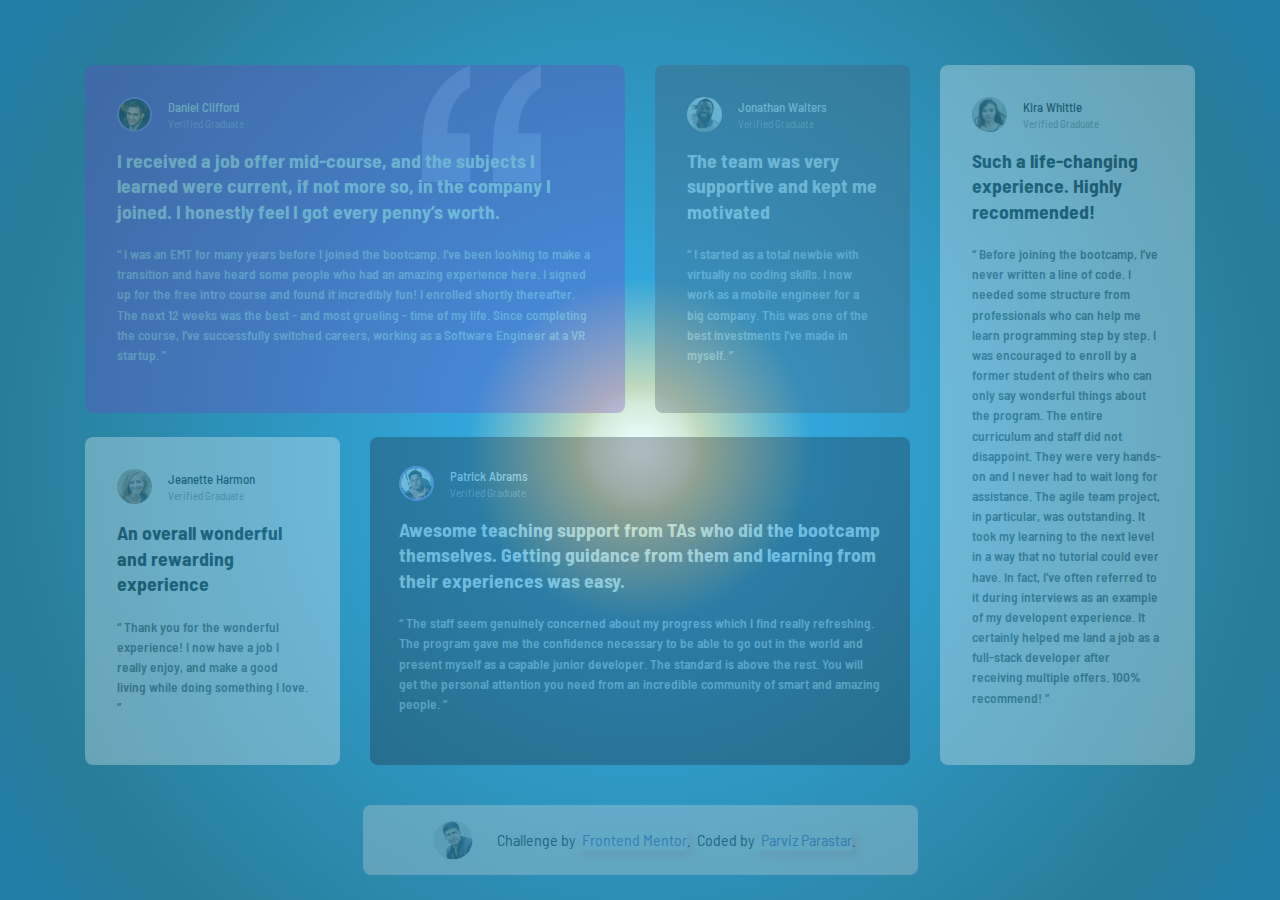
<file: index.html>
<!DOCTYPE html>
<html lang="en">

<head>
  <meta charset="UTF-8">
  <meta name="viewport" content="width=device-width, initial-scale=1.0">
  <!-- displays site properly based on user's device -->

  <link rel="icon" type="image/png" sizes="32x32" href="./images/favicon-32x32.png">
  <link rel="stylesheet" href="css/style.css">

  <title>Frontend Mentor | Testimonials grid section</title>

</head>

<body>

  <main class="container testimoniales-cards">
    <section class="card card__background--purple">
      <div class="card__profile">
        <div>
          <img class="card__profile-image--rounded card__profile-image--border" src="images/image-daniel.jpg"
            alt="Daniel's profile picture">
        </div>
        <div class="card__profile-info">
          <h2 class="card__profile-name">Daniel Clifford</h2>
          <span class="card__profile-title">Verified Graduate</span>
        </div>
      </div>
      <div class="card__testimoniales">
        <h1 class="card__testimoniales-title">
          I received a job offer mid-course, and the subjects I learned were current, if not more so,
          in the company I joined. I honestly feel I got every penny’s worth.
        </h1>
        <blockquote class="card__testimoniales-empiricism">
          “ I was an EMT for many years before I joined the bootcamp. I’ve been looking to make a
          transition and have heard some people who had an amazing experience here. I signed up
          for the free intro course and found it incredibly fun! I enrolled shortly thereafter.
          The next 12 weeks was the best - and most grueling - time of my life. Since completing
          the course, I’ve successfully switched careers, working as a Software Engineer at a VR startup. ”
        </blockquote>
      </div>

    </section>
    <section class="card card__background-gray">
      <div class="card__profile">
        <div>
          <img class="card__profile-image--rounded" src="images/image-jonathan.jpg" alt="Daniel's profile picture">
        </div>
        <div class="card__profile-info">
          <h2 class="card__profile-name">Jonathan Walters</h2>
          <span class="card__profile-title">Verified Graduate</span>
        </div>
      </div>
      <div class="card__testimoniales">
        <h1 class="card__testimoniales-title">
          The team was very supportive and kept me motivated
        </h1>
        <blockquote class="card__testimoniales-empiricism">
          “ I started as a total newbie with virtually no coding skills. I now work as a mobile engineer
          for a big company. This was one of the best investments I’ve made in myself. ”
        </blockquote>
      </div>

    </section>
    <section class="card card__background-white-1">
      <div class="card__profile">
        <div>
          <img class="card__profile-image--rounded" src="images/image-jeanette.jpg" alt="Daniel's profile picture">
        </div>
        <div class="card__profile-info">
          <h2 class="card__profile-name">Jeanette Harmon</h2>
          <span class="card__profile-title">Verified Graduate</span>
        </div>
      </div>
      <div class="card__testimoniales">
        <h1 class="card__testimoniales-title">
          An overall wonderful and rewarding experience
        </h1>
        <blockquote class="card__testimoniales-empiricism">
          “ Thank you for the wonderful experience! I now have a job I really enjoy, and make a good living
          while doing something I love. ”
        </blockquote>
      </div>

    </section>
    <section class="card card__background--dark">
      <div class="card__profile">
        <div>
          <img class="card__profile-image--rounded card__profile-image--border" src="images/image-patrick.jpg"
            alt="Daniel's profile picture">
        </div>
        <div class="card__profile-info">
          <h2 class="card__profile-name">Patrick Abrams</h2>
          <span class="card__profile-title">Verified Graduate</span>
        </div>
      </div>
      <div class="card__testimoniales">
        <h1 class="card__testimoniales-title">
          Awesome teaching support from TAs who did the bootcamp themselves. Getting guidance from them and
          learning from their experiences was easy.
        </h1>
        <blockquote class="card__testimoniales-empiricism">
          “ The staff seem genuinely concerned about my progress which I find really refreshing. The program
          gave me the confidence necessary to be able to go out in the world and present myself as a capable
          junior developer. The standard is above the rest. You will get the personal attention you need from
          an incredible community of smart and amazing people. ”
        </blockquote>
      </div>

    </section>
    <section class="card card__background-white-2">
      <div class="card__profile">
        <div>
          <img class="card__profile-image--rounded" src="images/image-kira.jpg" alt="Daniel's profile picture">
        </div>
        <div class="card__profile-info">
          <h2 class="card__profile-name">Kira Whittle</h2>
          <span class="card__profile-title">Verified Graduate</span>
        </div>
      </div>
      <div class="card__testimoniales">
        <h1 class="card__testimoniales-title">
          Such a life-changing experience. Highly recommended!
        </h1>
        <blockquote class="card__testimoniales-empiricism">
          “ Before joining the bootcamp, I’ve never written a line of code. I needed some structure from
          professionals who can help me learn programming step by step. I was encouraged to enroll by a former
          student of theirs who can only say wonderful things about the program. The entire curriculum and staff
          did not disappoint. They were very hands-on and I never had to wait long for assistance. The agile team
          project, in particular, was outstanding. It took my learning to the next level in a way that no tutorial
          could ever have. In fact, I’ve often referred to it during interviews as an example of my developent
          experience. It certainly helped me land a job as a full-stack developer after receiving multiple offers.
          100% recommend! ”
        </blockquote>
      </div>

    </section>
  </main>

  <div class="attribution">
    <img class="my-picture" src="my-image/Parviz-Parastar--small.jpg" alt="Parviz Parastar">
    Challenge by <a href="https://www.frontendmentor.io?ref=challenge" target="_blank">&nbsp; Frontend Mentor</a>.&nbsp;
    Coded by <a href="https://www.frontendmentor.io/profile/Parviz-Parastar"> &nbsp; Parviz Parastar </a>.
  </div>
</body>

</html>
</file>
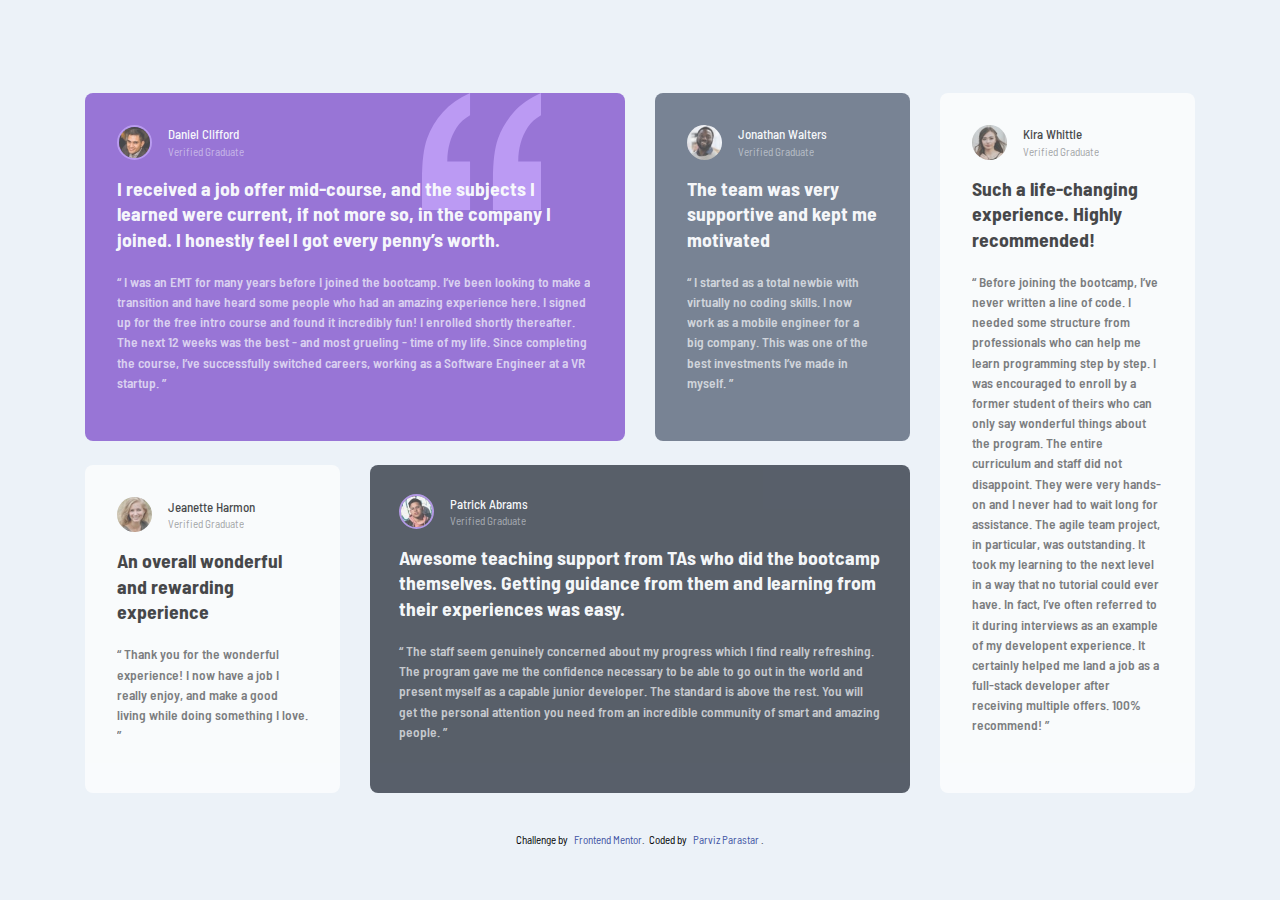
<file: oroiginal-index.html>
<!DOCTYPE html>
<html lang="en">

<head>
  <meta charset="UTF-8">
  <meta name="viewport" content="width=device-width, initial-scale=1.0">
  <!-- displays site properly based on user's device -->

  <link rel="icon" type="image/png" sizes="32x32" href="./images/favicon-32x32.png">
  <link rel="stylesheet" href="css/original-style.css">

  <title>Frontend Mentor | Testimonials grid section</title>

</head>

<body>

  <main class="container testimoniales-cards">
    <section class="card card__background--purple">
      <div class="card__profile">
        <div>
          <img class="card__profile-image--rounded card__profile-image--border" src="images/image-daniel.jpg"
            alt="Daniel's profile picture">
        </div>
        <div class="card__profile-info">
          <h2 class="card__profile-name">Daniel Clifford</h2>
          <span class="card__profile-title">Verified Graduate</span>
        </div>
      </div>
      <div class="card__testimoniales">
        <h1 class="card__testimoniales-title">
          I received a job offer mid-course, and the subjects I learned were current, if not more so,
          in the company I joined. I honestly feel I got every penny’s worth.
        </h1>
        <blockquote class="card__testimoniales-empiricism">
          “ I was an EMT for many years before I joined the bootcamp. I’ve been looking to make a
          transition and have heard some people who had an amazing experience here. I signed up
          for the free intro course and found it incredibly fun! I enrolled shortly thereafter.
          The next 12 weeks was the best - and most grueling - time of my life. Since completing
          the course, I’ve successfully switched careers, working as a Software Engineer at a VR startup. ”
        </blockquote>
      </div>

    </section>
    <section class="card card__background-gray">
      <div class="card__profile">
        <div>
          <img class="card__profile-image--rounded" src="images/image-jonathan.jpg" alt="Daniel's profile picture">
        </div>
        <div class="card__profile-info">
          <h2 class="card__profile-name">Jonathan Walters</h2>
          <span class="card__profile-title">Verified Graduate</span>
        </div>
      </div>
      <div class="card__testimoniales">
        <h1 class="card__testimoniales-title">
          The team was very supportive and kept me motivated
        </h1>
        <blockquote class="card__testimoniales-empiricism">
          “ I started as a total newbie with virtually no coding skills. I now work as a mobile engineer
          for a big company. This was one of the best investments I’ve made in myself. ”
        </blockquote>
      </div>

    </section>
    <section class="card card__background-white-1">
      <div class="card__profile">
        <div>
          <img class="card__profile-image--rounded" src="images/image-jeanette.jpg" alt="Daniel's profile picture">
        </div>
        <div class="card__profile-info">
          <h2 class="card__profile-name">Jeanette Harmon</h2>
          <span class="card__profile-title">Verified Graduate</span>
        </div>
      </div>
      <div class="card__testimoniales">
        <h1 class="card__testimoniales-title">
          An overall wonderful and rewarding experience
        </h1>
        <blockquote class="card__testimoniales-empiricism">
          “ Thank you for the wonderful experience! I now have a job I really enjoy, and make a good living
          while doing something I love. ”
        </blockquote>
      </div>

    </section>
    <section class="card card__background--dark">
      <div class="card__profile">
        <div>
          <img class="card__profile-image--rounded card__profile-image--border" src="images/image-patrick.jpg"
            alt="Daniel's profile picture">
        </div>
        <div class="card__profile-info">
          <h2 class="card__profile-name">Patrick Abrams</h2>
          <span class="card__profile-title">Verified Graduate</span>
        </div>
      </div>
      <div class="card__testimoniales">
        <h1 class="card__testimoniales-title">
          Awesome teaching support from TAs who did the bootcamp themselves. Getting guidance from them and
          learning from their experiences was easy.
        </h1>
        <blockquote class="card__testimoniales-empiricism">
          “ The staff seem genuinely concerned about my progress which I find really refreshing. The program
          gave me the confidence necessary to be able to go out in the world and present myself as a capable
          junior developer. The standard is above the rest. You will get the personal attention you need from
          an incredible community of smart and amazing people. ”
        </blockquote>
      </div>

    </section>
    <section class="card card__background-white-2">
      <div class="card__profile">
        <div>
          <img class="card__profile-image--rounded" src="images/image-kira.jpg" alt="Daniel's profile picture">
        </div>
        <div class="card__profile-info">
          <h2 class="card__profile-name">Kira Whittle</h2>
          <span class="card__profile-title">Verified Graduate</span>
        </div>
      </div>
      <div class="card__testimoniales">
        <h1 class="card__testimoniales-title">
          Such a life-changing experience. Highly recommended!
        </h1>
        <blockquote class="card__testimoniales-empiricism">
          “ Before joining the bootcamp, I’ve never written a line of code. I needed some structure from
          professionals who can help me learn programming step by step. I was encouraged to enroll by a former
          student of theirs who can only say wonderful things about the program. The entire curriculum and staff
          did not disappoint. They were very hands-on and I never had to wait long for assistance. The agile team
          project, in particular, was outstanding. It took my learning to the next level in a way that no tutorial
          could ever have. In fact, I’ve often referred to it during interviews as an example of my developent
          experience. It certainly helped me land a job as a full-stack developer after receiving multiple offers.
          100% recommend! ”
        </blockquote>
      </div>

    </section>
  </main>

  <div class="attribution">
    Challenge by <a href="https://www.frontendmentor.io?ref=challenge" target="_blank">&nbsp; Frontend Mentor</a>.&nbsp;
    Coded by <a href="https://www.frontendmentor.io/profile/Parviz-Parastar"> &nbsp; Parviz Parastar </a>.
  </div>
</body>

</html>
</file>
<file: css/style.css>
@import url('https://fonts.googleapis.com/css2?family=Barlow+Semi+Condensed:wght@500;600&display=swap');

* {
    margin: 0;
    padding: 0;
    text-decoration: none;
    box-sizing: border-box;
}

body {
    display: grid;
    font-family: 'Barlow Semi Condensed', sans-serif;
    min-height: 100vh;
    place-content: center;
    font-size: 16px;
    position: relative;
    text-rendering: optimizeSpeed;
    background: rgb(234, 255, 255);
    background: radial-gradient(circle, rgba(234, 255, 255, 1) 1%, rgba(211, 234, 218, 1) 6%, rgba(193, 218, 189, 1) 8%, rgba(50, 166, 218, 1) 22%, rgba(40, 125, 152, 1) 82%, rgba(34, 126, 167, 1) 96%);
    line-height: 1.3;
}

img {
    max-width: 100%;
    display: block;
}

:root {
    --moderate-violet: hsl(263, 55%, 52%);
    --dark-gray: hsl(217, 19%, 35%);
    --black: hsla(219, 28%, 14%, 1);
    --dark-green: rgb(0, 77, 61);
    --white: hsla(0, 0%, 100%, 0.98);
    --light-gray: hsla(210, 46%, 95%, 1);
    --warm-gray: hsla(0, 0%, 85%, 1);
    --50-gray: hsla(217, 10%, 60%, 1);
}

@keyframes move {

    0% {
        left: 0;
        top: 0;
    }

    50% {
        left: 20px;
        top: 20px;
        transform: skewX(5deg);
    }

    100% {
        left: -10px;
        top: -10px;
        transform: skewY(5deg);
    }

}

@keyframes move-reverse {
    0% {
        left: 0;
        top: 0;

    }

    50% {
        left: 20px;
        top: 20px;
        transform: skewX(5deg);
    }

    100% {
        left: -20px;
        top: -20px;
        transform: skewY(5deg);
    }

}


.container {
    max-width: 1110px;
    margin: 40px auto;
}

.testimoniales-cards {
    display: grid;
    grid-template-columns: repeat(4, 1fr);
    gap: 1.5em 1.875em;
    position: relative;
}

.card {
    padding: 2em;
    border-radius: .5em;
    opacity: .3;
    transition: all 0.5s ease-in;
}

.card:hover {
    opacity: 1;
    transition: all 0.5s ease-out;
    animation: none;
}

.card__background--purple {
    background-color: var(--moderate-violet);
    color: var(--white);
    position: relative;
    z-index: 1;
    grid-column: 1/3;
    background-image: url(../images/bg-pattern-quotation.svg);
    background-repeat: no-repeat;
    background-position: 80% top;
    background-size: 22%;
    animation: move 3s ease-in-out 1s infinite alternate-reverse;

}



.card__profile {
    display: flex;
    flex-direction: row;
    gap: 1em;
}

.card__profile-image--rounded {
    max-width: 35px;
    border-radius: 50%;
}

.card__profile-image--border {
    border: 2px solid hsla(263, 80%, 72%, 0.89);
}

.card__profile-info {
    display: flex;
    flex-direction: column;
    gap: 0.2em;
}

.card__profile-name {
    font: 500 13px/1 'Barlow Semi Condensed', sans-serif;
    margin-top: 0.3em;
}

.card__profile-title {
    font-size: 0.7em;
    opacity: .5;
}

.card__testimoniales {
    margin: 1em 0;
}

.card__testimoniales-title {
    font-size: 1.23em;
    margin-bottom: 1em;
}

.card__testimoniales-empiricism {
    opacity: .7;
    font-size: .84em;
    font-weight: 600;
    line-height: 1.5;
}

.card__background-gray {
    background-color: var(--dark-gray);
    grid-column: 3;
    color: var(--white);
    animation: move 3s ease-in 1s infinite alternate-reverse;
    position: relative;
}

.card__background-white-1 {
    background-color: var(--white);
    grid-column: 1;
    padding: 2em;
    animation: move-reverse 3s ease-out 1s infinite alternate-reverse;
    position: relative;
}

.card__background--dark {
    background-color: var(--black);
    grid-column: span 2;
    color: var(--white);
    padding: 1.8em;
    animation: move 3s ease-in-out 1s infinite alternate-reverse;
    position: relative;
}

.card__background-white-2 {
    background-color: var(--white);
    grid-column: 4;
    grid-row: 1/3;
    padding: 2em;
    animation: move-reverse 3s ease-in-out 1s infinite alternate-reverse;
    position: relative;
}

.attribution {
    display: flex;
    justify-content: center;
    align-items: center;
    margin-inline: auto;
    font-size: 1em;
    text-align: center;
    width: 50%;
    height: 70px;
    background-color: #DDD;
    opacity: 0.3;
    transition: all .5s ease-in;
    border-radius: .5em;
}

.attribution:hover {
    opacity: 1;
    transition: all .5s ease-in-out;
    font-weight: bold;
}

.attribution a {
    color: hsl(228, 45%, 44%);
    box-shadow: 5px 5px 10px 1px #e2b7b7;
}

.my-picture {
    border-radius: 50%;
    margin-right: 1em;
    scale: .7;
    transition: all .5s ease-in;
}

.attribution:hover .my-picture {
    scale: .9;
    transition: all .5s ease-in;
}

.card__testimoniales {
    transition: all 0.5s ease;
}

.card:hover .card__testimoniales {
    box-shadow: 5px 5px 10px 1px #e2b7b7;
    border-radius: 0.25em;
    transition: all 0.5s ease;
    scale: 1.03;
}

.card:hover .card__profile-image--rounded {
    scale: 1.3;
    transition: all .5s ease-out;
}

.card__profile-image--rounded {
    transition: all .5s ease-out;
}

@media only screen and (max-width: 992px) {
    .container {
        max-width: 767px;
        margin-inline: 2em;
    }

    .testimoniales-cards {
        display: flex;
        flex-direction: column;

    }

    .card {
        opacity: 1;
    }

    .attribution{
        width: 90%;
        font-size: 0.7em;
        opacity: 1;

    }

    .attribution a {
        box-shadow: none;
    }

}
</file>
<file: css/original-style.css>
@import url('https://fonts.googleapis.com/css2?family=Barlow+Semi+Condensed:wght@500;600&display=swap');

* {
    margin: 0;
    padding: 0;
    text-decoration: none;
    box-sizing: border-box;
}

body {
    display: grid;
    font-family: 'Barlow Semi Condensed', sans-serif;
    min-height: 100vh;
    place-content: center;
    font-size: 16px;
    position: relative;
    text-rendering: optimizeSpeed;
    background-color: var(--light-gray);
    line-height: 1.3;
}

img {
    max-width: 100%;
    display: block;
}

:root {
    --moderate-violet: hsl(263, 55%, 52%);
    --dark-gray: hsl(217, 19%, 35%);
    --black: hsla(219, 28%, 14%, 1);
    --dark-green: rgb(0, 77, 61);
    --white: hsla(0, 0%, 100%, 0.98);
    --light-gray: hsla(210, 46%, 95%, 1);
    --warm-gray: hsla(0, 0%, 85%, 1);
    --50-gray: hsla(217, 10%, 60%, 1);
}

.container {
    max-width: 1110px;
    margin: 40px auto;
}

.testimoniales-cards {
    display: grid;
    grid-template-columns: repeat(4, 1fr);
    gap: 1.5em 1.875em;
}

.card {
    padding: 2em;
    border-radius: .5em;
    opacity: .7;
    transition: all 0.5s ease-in;
}

.card:hover {
    opacity: 1;
    transition: all 0.5s ease-out;
}

.card__background--purple {
    background-color: var(--moderate-violet);
    color: var(--white);
    position: relative;
    z-index: 1;
    grid-column: 1/3;
    background-image: url(../images/bg-pattern-quotation.svg);
    background-repeat: no-repeat;
    background-position: 80% top;
    background-size: 22%;
}

.card__profile {
    display: flex;
    flex-direction: row;
    gap: 1em;
}

.card__profile-image--rounded {
    max-width: 35px;
    border-radius: 50%;
}

.card__profile-image--border {
    border: 2px solid hsla(263, 80%, 72%, 0.89);
}

.card__profile-info {
    display: flex;
    flex-direction: column;
    gap: 0.2em;
}

.card__profile-name {
    font: 500 13px/1 'Barlow Semi Condensed', sans-serif;
    margin-top: 0.3em;
}

.card__profile-title {
    font-size: 0.7em;
    opacity: .5;
}

.card__testimoniales {
    margin: 1em 0;
}

.card__testimoniales-title {
    font-size: 1.23em;
    margin-bottom: 1em;
}

.card__testimoniales-empiricism {
    opacity: .7;
    font-size: .84em;
    font-weight: 600;
    line-height: 1.5;
    margin
}

.card__background-gray {
    background-color: var(--dark-gray);
    grid-column: 3;
    color: var(--white);
}

.card__background-white-1 {
    background-color: var(--white);
    grid-column: 1;
    padding: 2em;
}

.card__background--dark {
    background-color: var(--black);
    grid-column: span 2;
    color: var(--white);
    padding: 1.8em;
}

.card__background-white-2 {
    background-color: var(--white);
    grid-column: 4;
    grid-row: 1/3;
    padding: 2em;
}

.attribution {
    font-size: 11px;
    text-align: center;
}

.attribution a {
    color: hsl(228, 45%, 44%);
}
 
@media only screen and (max-width: 767px){
    .container{
        max-width: 600px;
    }

    .testimoniales-cards{
        display: flex;
        flex-direction: column;
    }

}
</file>
